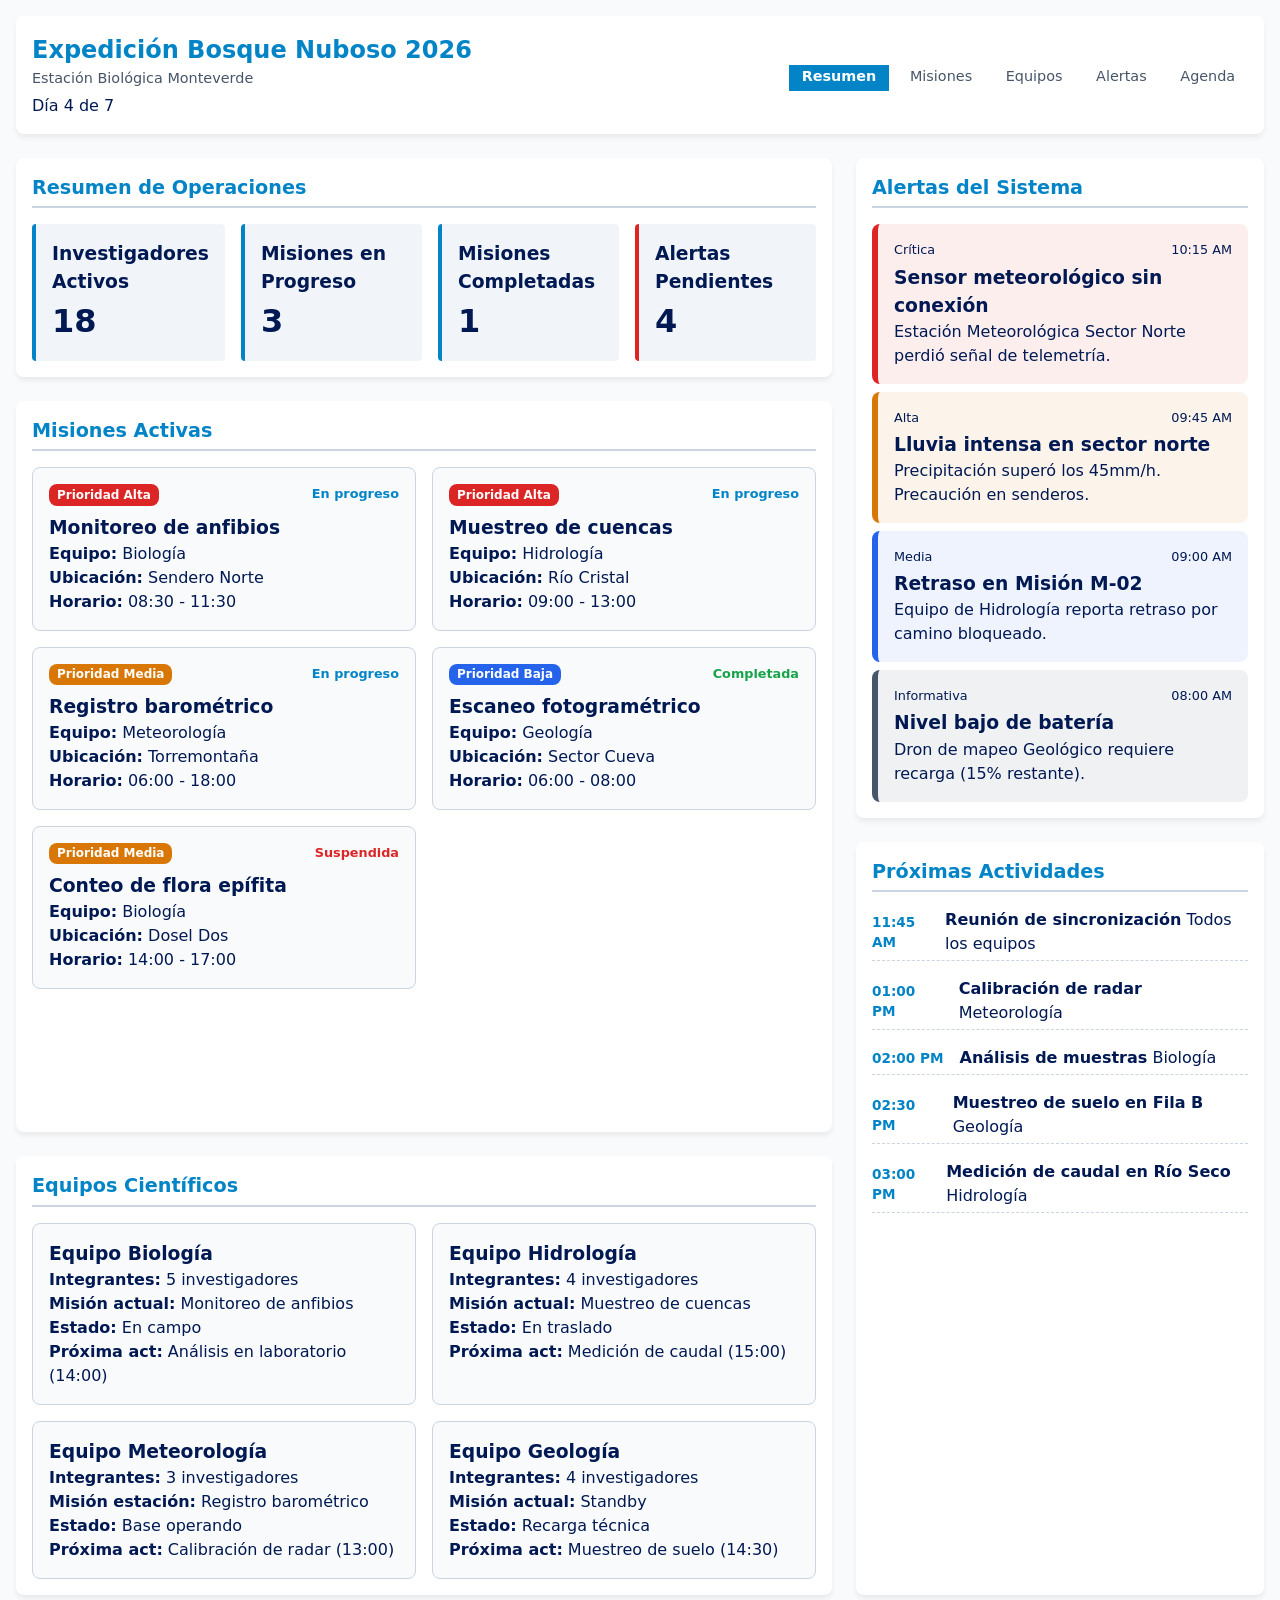
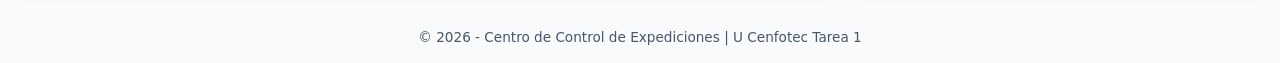
<file: caso1/index.html>
<!DOCTYPE html>
<html lang="es">
<head>
    <meta charset="UTF-8">
    <meta name="viewport" content="width=device-width, initial-scale=1.0">
    <title>Centro de control para expedición científica</title>
    <link rel="stylesheet" href="css/estilos.css">
</head>
<body>

    <!-- Encabezado Principal -->
    <header class="header-principal">
        <div class="header-info">
            <h1>Expedición Bosque Nuboso 2026</h1> <!-- Debía de mostrar almenos el nombre de la expedición -->
            <p class="ubicacion">Estación Biológica Monteverde</p> <!-- También debía mostrar la ubicación -->
            <div class="estado-general"> 
                <span>Día 4 de 7</span> <!-- El día actual también debía mostrarse pero no sabía cómo entonces mejor puse el mismo ejemplo del documento que era dia 4 de 7 -->
            </div>
        </div>

        <nav class="nav-principal" aria-label="Navegación principal">
            <ul>
                <li><a href="#resumen" class="active">Resumen</a></li>
                <li><a href="#misiones">Misiones</a></li>
                <li><a href="#equipos">Equipos</a></li>
                <li><a href="#alertas">Alertas</a></li>
                <li><a href="#agenda">Agenda</a></li>
            </ul>
        </nav>
    </header>

    <!-- CONTENIDO COMPLETO, aqui voy a aplicar el grid para definir la distribucion de todo el documento y las diferentes areas -->
    <main class="grid-dashboard">

        <!-- Resumen de Operaciones -->
        <section id="resumen" class="card-seccion resumen-seccion">
            <h2>Resumen de Operaciones</h2>
            <div class="kpi-container">
                <article class="kpi-card kpi-destacado">
                    <h3>Investigadores Activos</h3>
                    <p class="kpi-numero">18</p>
                </article>
                <article class="kpi-card">
                    <h3>Misiones en Progreso</h3>
                    <p class="kpi-numero">3</p>
                </article>
                <article class="kpi-card">
                    <h3>Misiones Completadas</h3>
                    <p class="kpi-numero">1</p>
                </article>
                <article class="kpi-card kpi-alerta">
                    <h3>Alertas Pendientes</h3>
                    <p class="kpi-numero">4</p>
                </article>
            </div>
        </section>

        <!-- Alertas -->
         <!-- Aunque en el documento por orden seguia misiones activas, es importante respetar un tema de jerarquia visual que se menciona en el documento, dentro de esto, yo Andres Melendez considero que alertas deberia de ir primero por un tema de urgencia o prioridades. -->
        <section id="alertas" class="card-seccion alertas-seccion">
            <h2>Alertas del Sistema</h2>
            <div class="lista-alertas">
                <article class="alerta-card alerta-critica">
                    <header class="alerta-header">
                        <span class="badge-nivel">Crítica</span>
                        <time datetime="10:15">10:15 AM</time>
                    </header>
                    <h3>Sensor meteorológico sin conexión</h3>
                    <p>Estación Meteorológica Sector Norte perdió señal de telemetría.</p>
                </article>

                <article class="alerta-card alerta-alta">
                    <header class="alerta-header">
                        <span class="badge-nivel">Alta</span>
                        <time datetime="09:45">09:45 AM</time>
                    </header>
                    <h3>Lluvia intensa en sector norte</h3>
                    <p>Precipitación superó los 45mm/h. Precaución en senderos.</p>
                </article>

                <article class="alerta-card alerta-media">
                    <header class="alerta-header">
                        <span class="badge-nivel">Media</span>
                        <time datetime="09:00">09:00 AM</time>
                    </header>
                    <h3>Retraso en Misión M-02</h3>
                    <p>Equipo de Hidrología reporta retraso por camino bloqueado.</p>
                </article>

                <article class="alerta-card alerta-info">
                    <header class="alerta-header">
                        <span class="badge-nivel">Informativa</span>
                        <time datetime="08:00">08:00 AM</time>
                    </header>
                    <h3>Nivel bajo de batería</h3>
                    <p>Dron de mapeo Geológico requiere recarga (15% restante).</p>
                </article>
            </div>
        </section>

        <!-- Misiones Activas -->
        <section id="misiones" class="card-seccion misiones-seccion">
            <h2>Misiones Activas</h2>
            <div class="lista-misiones">

                <article class="mision-card">
                    <div class="mision-header">
                        <span class="badge-prioridad p-alta">Prioridad Alta</span>
                        <span class="estado-tag estado-progreso">En progreso</span>
                    </div>
                    <h3>Monitoreo de anfibios</h3>
                    <p><strong>Equipo:</strong> Biología</p>
                    <p><strong>Ubicación:</strong> Sendero Norte</p>
                    <p><strong>Horario:</strong> <time>08:30 - 11:30</time></p>
                </article>

                <article class="mision-card">
                    <div class="mision-header">
                        <span class="badge-prioridad p-alta">Prioridad Alta</span>
                        <span class="estado-tag estado-progreso">En progreso</span>
                    </div>
                    <h3>Muestreo de cuencas</h3>
                    <p><strong>Equipo:</strong> Hidrología</p>
                    <p><strong>Ubicación:</strong> Río Cristal</p>
                    <p><strong>Horario:</strong> <time>09:00 - 13:00</time></p>
                </article>

                <article class="mision-card">
                    <div class="mision-header">
                        <span class="badge-prioridad p-media">Prioridad Media</span>
                        <span class="estado-tag estado-progreso">En progreso</span>
                    </div>
                    <h3>Registro barométrico</h3>
                    <p><strong>Equipo:</strong> Meteorología</p>
                    <p><strong>Ubicación:</strong> Torremontaña</p>
                    <p><strong>Horario:</strong> <time>06:00 - 18:00</time></p>
                </article>

                <article class="mision-card">
                    <div class="mision-header">
                        <span class="badge-prioridad p-baja">Prioridad Baja</span>
                        <span class="estado-tag estado-completada">Completada</span>
                    </div>
                    <h3>Escaneo fotogramétrico</h3>
                    <p><strong>Equipo:</strong> Geología</p>
                    <p><strong>Ubicación:</strong> Sector Cueva</p>
                    <p><strong>Horario:</strong> <time>06:00 - 08:00</time></p>
                </article>

                <article class="mision-card">
                    <div class="mision-header">
                        <span class="badge-prioridad p-media">Prioridad Media</span>
                        <span class="estado-tag estado-suspendida">Suspendida</span>
                    </div>
                    <h3>Conteo de flora epífita</h3>
                    <p><strong>Equipo:</strong> Biología</p>
                    <p><strong>Ubicación:</strong> Dosel Dos</p>
                    <p><strong>Horario:</strong> <time>14:00 - 17:00</time></p>
                </article>

            </div>
        </section>

        <!-- Equipos Científicos -->
        <section id="equipos" class="card-seccion equipos-seccion">
            <h2>Equipos Científicos</h2>
            <div class="lista-equipos">
                <article class="equipo-card">
                    <h3>Equipo Biología</h3>
                    <p><strong>Integrantes:</strong> 5 investigadores</p>
                    <p><strong>Misión actual:</strong> Monitoreo de anfibios</p>
                    <p><strong>Estado:</strong> En campo</p>
                    <p class="proxima"><strong>Próxima act:</strong> Análisis en laboratorio (14:00)</p>
                </article>

                <article class="equipo-card">
                    <h3>Equipo Hidrología</h3>
                    <p><strong>Integrantes:</strong> 4 investigadores</p>
                    <p><strong>Misión actual:</strong> Muestreo de cuencas</p>
                    <p><strong>Estado:</strong> En traslado</p>
                    <p class="proxima"><strong>Próxima act:</strong> Medición de caudal (15:00)</p>
                </article>

                <article class="equipo-card">
                    <h3>Equipo Meteorología</h3>
                    <p><strong>Integrantes:</strong> 3 investigadores</p>
                    <p><strong>Misión estación:</strong> Registro barométrico</p>
                    <p><strong>Estado:</strong> Base operando</p>
                    <p class="proxima"><strong>Próxima act:</strong> Calibración de radar (13:00)</p>
                </article>

                <article class="equipo-card">
                    <h3>Equipo Geología</h3>
                    <p><strong>Integrantes:</strong> 4 investigadores</p>
                    <p><strong>Misión actual:</strong> Standby</p>
                    <p><strong>Estado:</strong> Recarga técnica</p>
                    <p class="proxima"><strong>Próxima act:</strong> Muestreo de suelo (14:30)</p>
                </article>
            </div>
        </section>

        <!-- Próximas Actividades / Agenda -->
        <aside id="agenda" class="card-seccion agenda-seccion">
            <h2>Próximas Actividades</h2>
            <ol class="timeline-actividades">
                <li>
                    <time>11:45 AM</time>
                    <div>
                        <strong>Reunión de sincronización</strong>
                        <span>Todos los equipos</span>
                    </div>
                </li>
                <li>
                    <time>01:00 PM</time>
                    <div>
                        <strong>Calibración de radar</strong>
                        <span>Meteorología</span>
                    </div>
                </li>
                <li>
                    <time>02:00 PM</time>
                    <div>
                        <strong>Análisis de muestras</strong>
                        <span>Biología</span>
                    </div>
                </li>
                <li>
                    <time>02:30 PM</time>
                    <div>
                        <strong>Muestreo de suelo en Fila B</strong>
                        <span>Geología</span>
                    </div>
                </li>
                <li>
                    <time>03:00 PM</time>
                    <div>
                        <strong>Medición de caudal en Río Seco</strong>
                        <span>Hidrología</span>
                    </div>
                </li>
            </ol>
        </aside>

    </main>

    <footer class="footer-principal">
        <p>&copy; 2026 - Centro de Control de Expediciones | U Cenfotec Tarea 1</p>
    </footer>

</body>
</html>
</file>
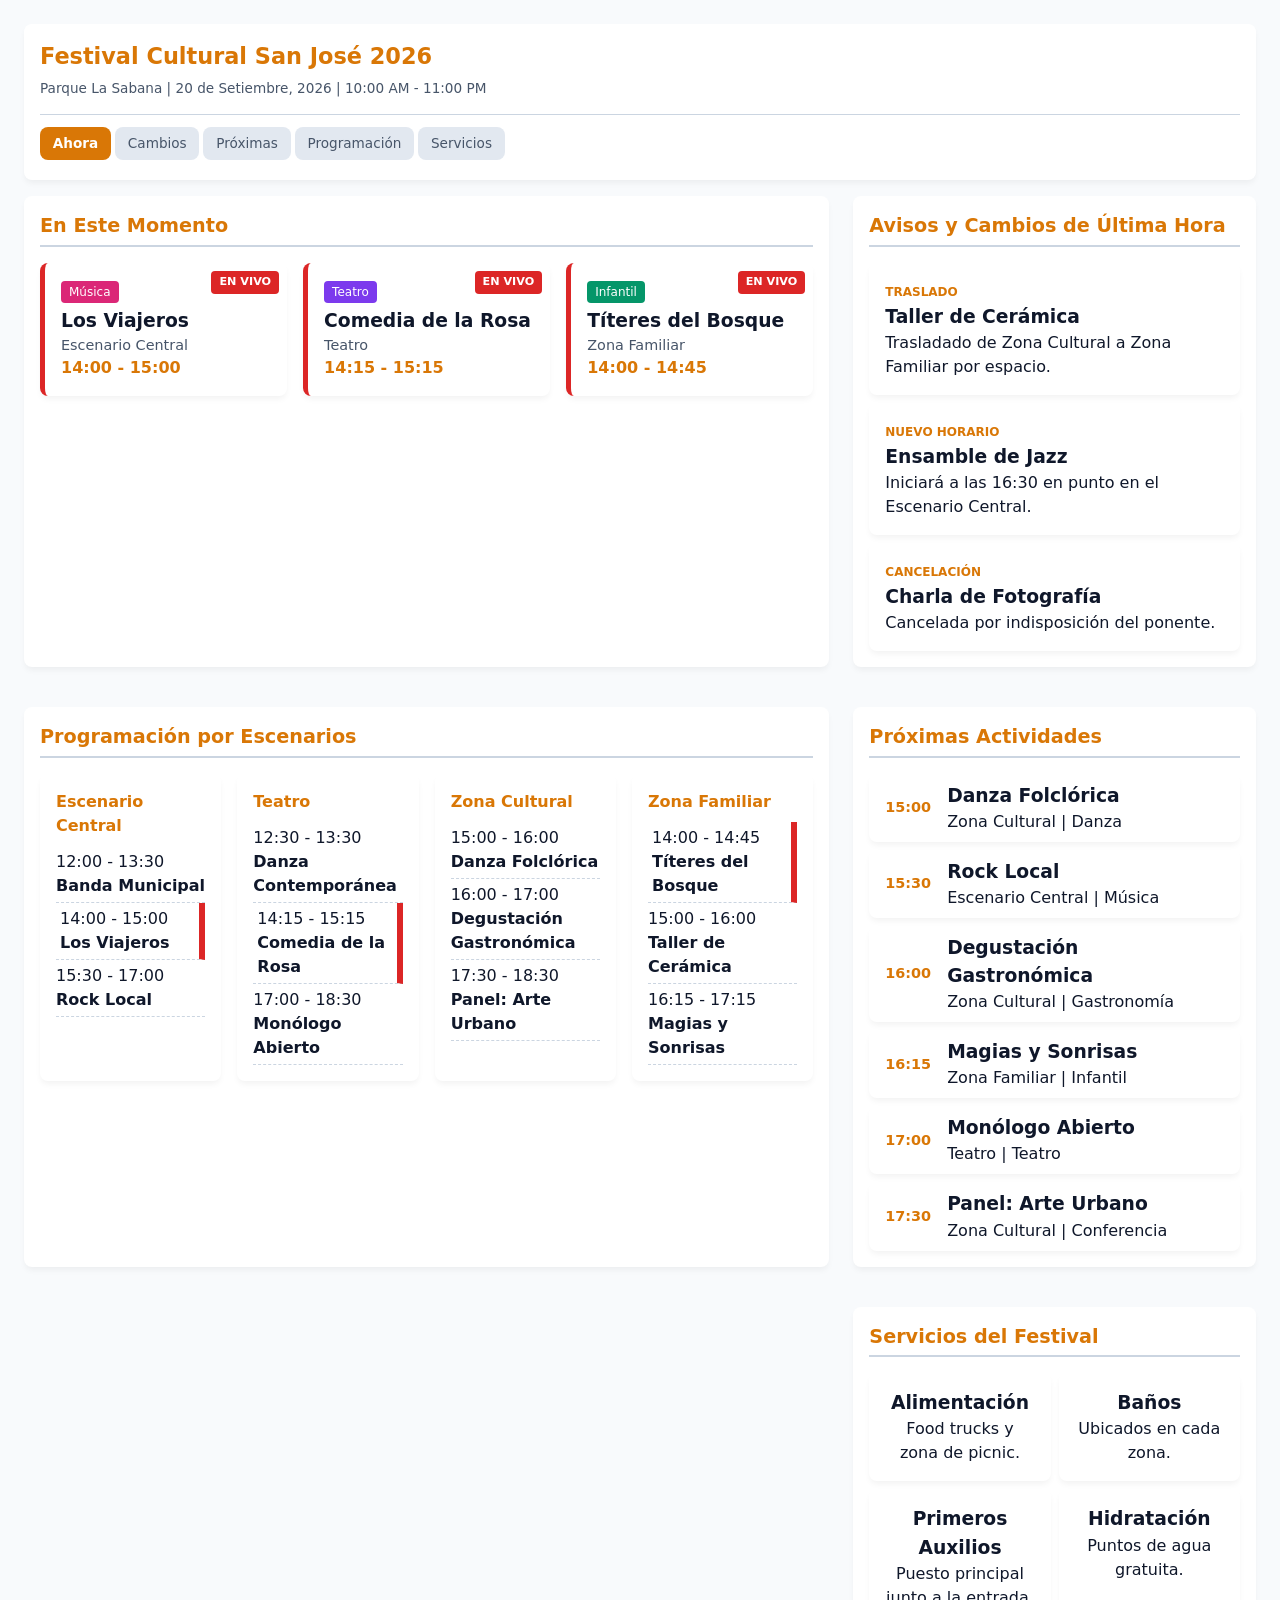
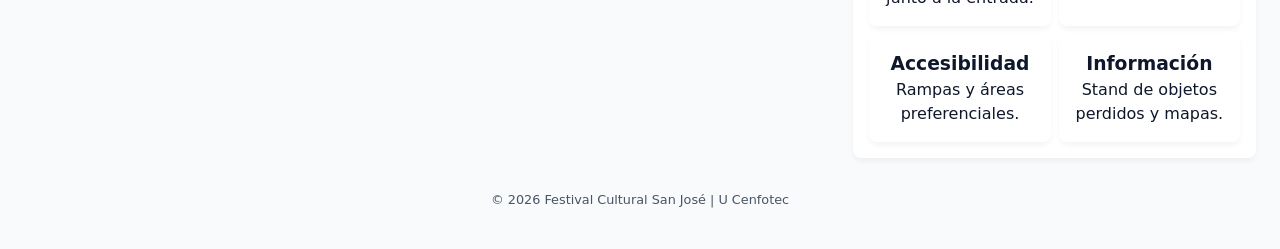
<file: caso2/index.html>
<!DOCTYPE html>
<html lang="es">
<head>
    <meta charset="UTF-8">
    <meta name="viewport" content="width=device-width, initial-scale=1.0">
    <title>Festival Cultural San José 2026 - Programación y Estado</title>
    <link rel="stylesheet" href="css/estilos.css">
</head>
<body>

    <!-- Encabezado Principal -->
    <header class="header-festival">
        <div class="header-content">
            <h1>Festival Cultural San José 2026</h1>
            <p class="meta-info">
                <span>Parque La Sabana</span> | 
                <span>20 de Setiembre, 2026</span> | 
                <span>10:00 AM - 11:00 PM</span>
            </p>
        </div>

        <!-- Navegación-->
        <nav class="nav-festival" aria-label="Navegación del festival">
            <ul>
                <li><a href="#ahora" class="active">Ahora</a></li>
                <li><a href="#cambios">Cambios</a></li>
                <li><a href="#proximas">Próximas</a></li>
                <li><a href="#escenarios">Programación</a></li>
                <li><a href="#servicios">Servicios</a></li>
            </ul>
        </nav>
    </header>

    <!-- Contenido Principal -->
    <main class="layout-festival">

        <!-- Sección "Ahora" -->
        <section id="ahora" class="seccion-bloque ahora-container">
            <h2>En Este Momento</h2>
            <div class="cards-ahora">

                <article class="card-ahora">
                    <span class="badge-en-vivo">EN VIVO</span>
                    <div class="card-body">
                        <span class="categoria cat-musica">Música</span>
                        <h3>Los Viajeros</h3>
                        <p class="escenario">Escenario Central</p>
                        <time class="horario">14:00 - 15:00</time>
                    </div>
                </article>

                <article class="card-ahora">
                    <span class="badge-en-vivo">EN VIVO</span>
                    <div class="card-body">
                        <span class="categoria cat-teatro">Teatro</span>
                        <h3>Comedia de la Rosa</h3>
                        <p class="escenario">Teatro</p>
                        <time class="horario">14:15 - 15:15</time>
                    </div>
                </article>

                <article class="card-ahora">
                    <span class="badge-en-vivo">EN VIVO</span>
                    <div class="card-body">
                        <span class="categoria cat-infantil">Infantil</span>
                        <h3>Títeres del Bosque</h3>
                        <p class="escenario">Zona Familiar</p>
                        <time class="horario">14:00 - 14:45</time>
                    </div>
                </article>

            </div>
        </section>

        <!-- Cambios Importantes -->
        <section id="cambios" class="seccion-bloque cambios-container">
            <h2>Avisos y Cambios de Última Hora</h2>
            <div class="lista-cambios">
                <article class="aviso-card aviso-traslado">
                    <span class="tipo-aviso">Traslado</span>
                    <h3>Taller de Cerámica</h3>
                    <p>Trasladado de Zona Cultural a Zona Familiar por espacio.</p>
                </article>

                <article class="aviso-card aviso-horario">
                    <span class="tipo-aviso">Nuevo Horario</span>
                    <h3>Ensamble de Jazz</h3>
                    <p>Iniciará a las 16:30 en punto en el Escenario Central.</p>
                </article>

                <article class="aviso-card aviso-cancelado">
                    <span class="tipo-aviso">Cancelación</span>
                    <h3>Charla de Fotografía</h3>
                    <p>Cancelada por indisposición del ponente.</p>
                </article>
            </div>
        </section>

        <!-- Próximas Actividades -->
        <section id="proximas" class="seccion-bloque proximas-container">
            <h2>Próximas Actividades</h2>
            <div class="lista-proximas">
                <article class="item-proxima">
                    <time>15:00</time>
                    <div class="info-proxima">
                        <h3>Danza Folclórica</h3>
                        <p>Zona Cultural | <span class="cat-tag">Danza</span></p>
                    </div>
                </article>

                <article class="item-proxima">
                    <time>15:30</time>
                    <div class="info-proxima">
                        <h3>Rock Local</h3>
                        <p>Escenario Central | <span class="cat-tag">Música</span></p>
                    </div>
                </article>

                <article class="item-proxima">
                    <time>16:00</time>
                    <div class="info-proxima">
                        <h3>Degustación Gastronómica</h3>
                        <p>Zona Cultural | <span class="cat-tag">Gastronomía</span></p>
                    </div>
                </article>

                <article class="item-proxima">
                    <time>16:15</time>
                    <div class="info-proxima">
                        <h3>Magias y Sonrisas</h3>
                        <p>Zona Familiar | <span class="cat-tag">Infantil</span></p>
                    </div>
                </article>

                <article class="item-proxima">
                    <time>17:00</time>
                    <div class="info-proxima">
                        <h3>Monólogo Abierto</h3>
                        <p>Teatro | <span class="cat-tag">Teatro</span></p>
                    </div>
                </article>

                <article class="item-proxima">
                    <time>17:30</time>
                    <div class="info-proxima">
                        <h3>Panel: Arte Urbano</h3>
                        <p>Zona Cultural | <span class="cat-tag">Conferencia</span></p>
                    </div>
                </article>
            </div>
        </section>

        <!-- Programación por Escenarios (CSS Grid en Escritorio) -->
        <section id="escenarios" class="seccion-bloque escenarios-container">
            <h2>Programación por Escenarios</h2>
            <div class="grid-escenarios">

                <!-- Escenario Central -->
                <div class="col-escenario">
                    <h3>Escenario Central</h3>
                    <article class="slot-actividad pasado">
                        <time>12:00 - 13:30</time>
                        <h4>Banda Municipal</h4>
                    </article>
                    <article class="slot-actividad activo">
                        <time>14:00 - 15:00</time>
                        <h4>Los Viajeros</h4>
                    </article>
                    <article class="slot-actividad">
                        <time>15:30 - 17:00</time>
                        <h4>Rock Local</h4>
                    </article>
                </div>

                <!-- Teatro -->
                <div class="col-escenario">
                    <h3>Teatro</h3>
                    <article class="slot-actividad pasado">
                        <time>12:30 - 13:30</time>
                        <h4>Danza Contemporánea</h4>
                    </article>
                    <article class="slot-actividad activo">
                        <time>14:15 - 15:15</time>
                        <h4>Comedia de la Rosa</h4>
                    </article>
                    <article class="slot-actividad">
                        <time>17:00 - 18:30</time>
                        <h4>Monólogo Abierto</h4>
                    </article>
                </div>

                <!-- Zona Cultural -->
                <div class="col-escenario">
                    <h3>Zona Cultural</h3>
                    <article class="slot-actividad">
                        <time>15:00 - 16:00</time>
                        <h4>Danza Folclórica</h4>
                    </article>
                    <article class="slot-actividad">
                        <time>16:00 - 17:00</time>
                        <h4>Degustación Gastronómica</h4>
                    </article>
                    <article class="slot-actividad">
                        <time>17:30 - 18:30</time>
                        <h4>Panel: Arte Urbano</h4>
                    </article>
                </div>

                <!-- Zona Familiar -->
                <div class="col-escenario">
                    <h3>Zona Familiar</h3>
                    <article class="slot-actividad activo">
                        <time>14:00 - 14:45</time>
                        <h4>Títeres del Bosque</h4>
                    </article>
                    <article class="slot-actividad">
                        <time>15:00 - 16:00</time>
                        <h4>Taller de Cerámica</h4>
                    </article>
                    <article class="slot-actividad">
                        <time>16:15 - 17:15</time>
                        <h4>Magias y Sonrisas</h4>
                    </article>
                </div>

            </div>
        </section>

        <!-- Servicios Disponibles -->
        <section id="servicios" class="seccion-bloque servicios-container">
            <h2>Servicios del Festival</h2>
            <div class="grid-servicios">
                <article class="servicio-card">
                    <h3>Alimentación</h3>
                    <p>Food trucks y zona de picnic.</p>
                </article>
                <article class="servicio-card">
                    <h3>Baños</h3>
                    <p>Ubicados en cada zona.</p>
                </article>
                <article class="servicio-card">
                    <h3>Primeros Auxilios</h3>
                    <p>Puesto principal junto a la entrada.</p>
                </article>
                <article class="servicio-card">
                    <h3>Hidratación</h3>
                    <p>Puntos de agua gratuita.</p>
                </article>
                <article class="servicio-card">
                    <h3>Accesibilidad</h3>
                    <p>Rampas y áreas preferenciales.</p>
                </article>
                <article class="servicio-card">
                    <h3>Información</h3>
                    <p>Stand de objetos perdidos y mapas.</p>
                </article>
            </div>
        </section>

    </main>

    <footer class="footer-festival">
        <p>&copy; 2026 Festival Cultural San José | U Cenfotec</p>
    </footer>

</body>
</html>
</file>
<file: caso1/css/estilos.css>
*, *::before, *::after {
    box-sizing: border-box;
    margin: 0;
    padding: 0;
}

/* VARIABLES CSS (:root) */
:root {
    /* Colores para el documento en general, fondo, cartas, etc los colores más "generales" */
    --color-bg: #f8fafc;
    --color-surface: #ffffff;
    --color-surface-hover: #f1f5f9;
    --color-border: #cbd5e1;
    --color-text-primary: #001953;
    --color-text-secondary: #475569;
    
    /* Colores semánticos de estado / prioridad */
    --color-accent: #0284c7;
    --color-success: #16a34a;
    --color-warning: #d97706;
    --color-danger: #dc2626;
    --color-info: #2563eb;

    /* Fuentes y espaciados */
    --font-main: system-ui, -apple-system, BlinkMacSystemFont, 'Segoe UI', Roboto, sans-serif;
    --spacing-xs: 0.25rem;
    --spacing-sm: 0.5rem;
    --spacing-md: 1rem;
    --spacing-lg: 1.5rem;
    --spacing-xl: 2rem;
    
    /* Bordes y sombras */
    --border-radius: 0.5rem;
    --shadow-md: 0 4px 6px -1px rgba(0, 0, 0, 0.08);
}

body {
    font-family: system-ui, -apple-system, BlinkMacSystemFont, 'Segoe UI', Roboto, sans-serif;
    background-color: var(--color-bg);
    color: var(--color-text-primary);
    line-height: 1.5;
    padding: 1rem;
}

/* Encabezado Principal */
.header-principal {
    position: sticky; 
    top: 0;
    z-index: 100;
    background-color: var(--color-surface);
    border-radius: 8px;
    padding: 1rem;
    margin-bottom: 1.5rem;
    display: flex;
    flex-direction: column;
    gap: 1rem;
    box-shadow: 0 4px 6px -1px rgba(0, 0, 0, 0.08);
}

.header-info h1 {
    font-size: 1.5rem;
    color: var(--color-accent);
}

.ubicacion {
    color: var(--color-text-secondary);
    font-size: 0.9rem;
}

.estado-general {
    display: flex;
    align-items: center;
    gap: 0.5rem;
    margin-top: 0.25rem;
}

/* Navegación */
.nav-principal {
    background-color: var(--color-surface);
    border-top: 1px solid var(--color-border);
    padding-top: 0.5rem;
}

.nav-principal ul {
    list-style: none;
    display: flex;
    gap: 0.5rem;
    overflow-x: auto;
    padding-bottom: 0.25rem;
}

.nav-principal a {
    color: var(--color-text-secondary);
    text-decoration: none;
    padding: 0.4rem 0.8rem;
    font-size: 0.9rem;
}

.nav-principal a:hover,
.nav-principal a.active {
    background-color: var(--color-accent);
    color: #ffffff;
    font-weight: bold;
}

/* ESTRUCTURA Y TARJETAS GENERALES */
.card-seccion {
    background-color: var(--color-surface);
    border-radius: 8px;
    padding: 1rem;
    margin-bottom: 1.5rem;
    box-shadow: 0 4px 6px -1px rgba(0, 0, 0, 0.08);
}

.card-seccion h2 {
    font-size: 1.2rem;
    margin-bottom: 1rem;
    border-bottom: 2px solid var(--color-border);
    padding-bottom: 0.25rem;
    color: var(--color-accent);
}

/* KPIs */
.kpi-container {
    display: flex;
    flex-direction: column;
    gap: 1rem;
}

.kpi-card {
    background-color: var(--color-surface-hover);
    border-left: 4px solid var(--color-accent);
    padding: 1rem;
    border-radius: 4px;
}

.kpi-card.kpi-alerta {
    border-left-color: var(--color-danger);
}

.kpi-numero {
    font-size: 2rem;
    font-weight: bold;
    color: var(--color-text-primary);
}

/* Alertas */
.lista-alertas {
    display: flex;
    flex-direction: column;
    gap: 0.5rem;
}

.alerta-card {
    padding: 1rem;
    border-radius: 8px;
    border-left: 6px solid;
    border-left-width: 6px;
}

.alerta-critica {border-left-color: var(--color-danger); background: rgba(220, 38, 38, 0.08); }
.alerta-alta { border-left-color: var(--color-warning); background: rgba(217, 119, 6, 0.08); }
.alerta-media { border-left-color: var(--color-info); background: rgba(37, 99, 235, 0.08); }
.alerta-info { border-left-color: var(--color-text-secondary); background: rgba(71, 85, 105, 0.08); }

.alerta-header {
    display: flex;
    justify-content: space-between;
    margin-bottom: 0.25rem;
    font-size: 0.8rem;
}

/* Misiones Activas */
.lista-misiones {
    display: flex;
    flex-direction: column;
    gap: 1rem;
}

.mision-card {
    position: relative;
    background-color: var(--color-bg);
    border: 1px solid var(--color-border);
    padding: 1rem;
    border-radius: 8px;
}

.mision-header {
    display: flex;
    justify-content: space-between;
    margin-bottom: 0.5rem;
}

.badge-prioridad {
    font-size: 0.75rem;
    padding: 0.1rem 0.5rem;
    border-radius: 8px;
    font-weight: bold;
}

.p-alta { background-color: var(--color-danger); color: white; }
.p-media { background-color: var(--color-warning); color: white; }
.p-baja { background-color: var(--color-info); color: white; }

.estado-tag {
    font-size: 0.8rem;
    font-weight: bold;
}

.estado-progreso { color: var(--color-accent); }
.estado-completada { color: var(--color-success); }
.estado-suspendida { color: var(--color-danger); }

/* Equipos */
.lista-equipos {
    display: flex;
    flex-direction: column;
    gap: 1rem;
}

.equipo-card {
    background-color: var(--color-bg);
    padding: 1rem;
    border-radius: 8px;
    border: 1px solid var(--color-border);
}

/* Agenda */

.timeline-actividades {
    display: flex;
    flex-direction: column;
    gap: 1rem;
}

.timeline-actividades li {
    display: flex;
    gap: 1rem;
    align-items: center;
    border-bottom: 1px dashed var(--color-border);
    padding-bottom: 0.25rem;
}

.timeline-actividades time {
    font-weight: bold;
    color: var(--color-accent);
    font-size: 0.85rem;
}

.footer-principal {
    text-align: center;
    color: var(--color-text-secondary);
    font-size: 0.85rem;
    margin-top: 2rem;
}

/*  MEDIA QUERIES (Transformación del Layout) */

/* TABLETA (601px o más) */
@media (min-width: 601px) {
    .kpi-container {
        display: grid;
        grid-template-columns: repeat(2, 1fr);
    }

    .lista-equipos {
        display: grid;
        grid-template-columns: repeat(2, 1fr);
    }

    .header-principal {
        flex-direction: row;
        justify-content: space-between;
        align-items: center;
    }

    .nav-principal {
        border-top: none;
    }
}

/* ESCRITORIO (1024px o más) */
@media (min-width: 1024px) {
    .grid-dashboard {
        display: grid;
        grid-template-columns: 2fr 1fr;
        grid-template-areas:
            "resumen   alertas"
            "misiones  alertas"
            "misiones  agenda"
            "equipos   agenda";
        gap: 1.5rem;
    }

    .resumen-seccion { grid-area: resumen; }
    .alertas-seccion { grid-area: alertas; }
    .misiones-seccion { grid-area: misiones; }
    .equipos-seccion { grid-area: equipos; }
    .agenda-seccion  { grid-area: agenda; }

    .kpi-container {
        grid-template-columns: repeat(4, 1fr);
    }

    .lista-misiones {
        display: grid;
        grid-template-columns: repeat(2, 1fr);
    }

    .card-seccion {
        margin-bottom: 0;
    }
}
</file>
<file: caso2/css/estilos.css>
*, *::before, *::after {
    box-sizing: border-box;
    margin: 0;
    padding: 0;
}

/* VARIABLES */
:root {
    /* Fondos y cartas */
    --color-bg: #f8fafc;
    --color-surface: #ffffff;
    --color-surface-card: #f1f5f9;
    --color-border: #cbd5e1;
    
    /* Textos */
    --color-text-primary: #0f172a;
    --color-text-secondary: #475569;
    
    /* Identidad del Festival y Categorías */
    --color-brand: #d97706;    
    --color-live: #dc2626;  
    --color-musica: #db2777;
    --color-teatro: #7c3aed;
    --color-infantil: #059669;
}

body {
    font-family: system-ui, -apple-system, BlinkMacSystemFont, 'Segoe UI', Roboto, sans-serif;
    background-color: var(--color-bg);
    color: var(--color-text-primary);
    line-height: 1.5;
    padding: 0.5rem;
}

/* Encabezado del Festival */
.header-festival {
    position: sticky;
    top: 0;
    z-index: 100;
    background-color: var(--color-surface);
    border-radius: 8px;
    padding: 1rem;
    margin-bottom: 1rem;
    box-shadow: 0 4px 6px -1px rgba(0, 0, 0, 0.05);
}

.header-content h1 {
    font-size: 1.4rem;
    color: var(--color-brand);
    margin-bottom: 0.25rem;
}

.meta-info {
    font-size: 0.85rem;
    color: var(--color-text-secondary);
}

.nav-festival {
    background-color: var(--color-surface);
    margin-top: 1rem;
    padding: 0.25rem 0;
    border-top: 1px solid var(--color-border);
}

.nav-festival ul {
    list-style: none;
    display: flex;
    gap: 0.25rem;
    overflow-x: auto;
    padding: 0.5rem 0 0 0;
}

.nav-festival a {
    display: inline-block; /* Para que este uno al lado del otro pero que se comporten como bloque */
    color: var(--color-text-secondary);
    text-decoration: none;
    padding: 0.4rem 0.8rem;
    border-radius: 8px;
    font-size: 0.85rem;
    background-color: #e2e8f0;
}

.nav-festival a.active,
.nav-festival a:hover {
    background-color: var(--color-brand);
    color: #ffffff;
    font-weight: bold;
}

/* Estilos de Bloques */
.seccion-bloque {
    background-color: var(--color-surface);
    border-radius: 8px;
    padding: 1rem;
    margin-bottom: 1rem;
    box-shadow: 0 4px 6px -1px rgba(0, 0, 0, 0.05);
}

.seccion-bloque h2 {
    font-size: 1.2rem;
    color: var(--color-brand);
    margin-bottom: 1rem;
    border-bottom: 2px solid var(--color-border);
    padding-bottom: 0.25rem;
}

/* SECCIÓN "AHORA" */
.cards-ahora {
    display: flex;
    flex-direction: column;
    gap: 1rem;
}

.card-ahora {
    position: relative;
    border-radius: 8px;
    padding: 1rem;
    box-shadow: 0 4px 6px -1px rgba(0, 0, 0, 0.05);
    border-left: 5px solid var(--color-live);
}

.badge-en-vivo {
    position: absolute; /* Para colocarlo de manera mas facil en la esquina superior derecha, el absolute se hace con base al relative que pusimos arriba */
    top: 0.5rem;
    right: 0.5rem;
    background-color: var(--color-live);
    color: white;
    font-size: 0.7rem;
    font-weight: bold;
    padding: 0.2rem 0.5rem;
    border-radius: 4px;
    animation: pulse 2s infinite; 
}

/* Esto lo hice gracias a la ayuda de la IA ya que no me acordaba como hacer las animaciones y esta esta tenia la idea bastante especifica*/
@keyframes pulse {
    0%, 100% { opacity: 1; }
    50% { opacity: 0.5; }
}

.categoria {
    display: inline-block;
    font-size: 0.75rem;
    padding: 0.1rem 0.5rem;
    border-radius: 4px;
    margin-bottom: 0.25rem;
}

.cat-musica { background-color: var(--color-musica); color: white; }
.cat-teatro { background-color: var(--color-teatro); color: white; }
.cat-infantil { background-color: var(--color-infantil); color: white; }

.escenario {
    color: var(--color-text-secondary);
    font-size: 0.9rem;
}

.horario {
    font-weight: bold;
    color: var(--color-brand);
}

/* CAMBIOS Y AVISOS */
.lista-cambios {
    display: flex;
    flex-direction: column;
    gap: 0.5rem;
}

.aviso-card {
    padding: 1rem;
    border-radius: 8px;
    box-shadow: 0 4px 6px -1px rgba(0, 0, 0, 0.05);
}

.tipo-aviso {
    font-size: 0.75rem;
    font-weight: bold;
    text-transform: uppercase;
    color: var(--color-brand);
}

/* PRÓXIMAS ACTIVIDADES, PROGRAMACIÓN Y SERVICIOS */
.lista-proximas {
    display: flex;
    flex-direction: column;
    gap: 0.5rem;
}

.item-proxima {
    display: flex;
    gap: 1rem;
    align-items: center;
    padding: 0.5rem 1rem;
    border-radius: 8px;
    box-shadow: 0 4px 6px -1px rgba(0, 0, 0, 0.05);
}

.item-proxima time {
    font-weight: bold;
    color: var(--color-brand);
    font-size: 0.9rem;
}

.grid-escenarios {
    display: flex;
    flex-direction: column;
    gap: 1rem;
}

.col-escenario {
    padding: 1rem;
    border-radius: 8px;
    box-shadow: 0 4px 6px -1px rgba(0, 0, 0, 0.05);
}

.col-escenario h3 {
    font-size: 1rem;
    color: var(--color-brand);
    margin-bottom: 0.5rem;
}

.slot-actividad {
    border-bottom: 1px dashed var(--color-border);
    padding: 0.25rem 0;
}

.slot-actividad.activo {
    border-right: 6px solid var(--color-live);
    padding-left: 0.25rem;
}

.grid-servicios {
    display: grid;
    grid-template-columns: repeat(2, 1fr);
    gap: 0.5rem;
}

.servicio-card {
    padding: 1rem;
    border-radius: 8px;
    box-shadow: 0 4px 6px -1px rgba(0, 0, 0, 0.05);
    text-align: center;
}

.footer-festival {
    text-align: center;
    color: var(--color-text-secondary);
    font-size: 0.8rem;
    padding: 1rem 0;
}

/* MEDIA QUERIES */

/* TABLETA (601px a 1023px) */
@media (min-width: 601px) {
    .cards-ahora {
        display: grid;
        grid-template-columns: repeat(3, 1fr);
    }

    .grid-servicios {
        grid-template-columns: repeat(3, 1fr);
    }

    .grid-escenarios {
        display: grid;
        grid-template-columns: repeat(2, 1fr);
    }
}

/* ESCRITORIO (1024px o más) */
@media (min-width: 1024px) {
    .layout-festival {
        display: grid;
        grid-template-columns: 2fr 1fr;
        grid-template-areas:
            "ahora      cambios"
            "escenarios proximas"
            "- servicios";
        gap: 1.5rem;
    }

    .ahora-container      { grid-area: ahora; }
    .cambios-container    { grid-area: cambios; }
    .escenarios-container { grid-area: escenarios; }
    .proximas-container   { grid-area: proximas; }
    .servicios-container  { grid-area: servicios; }

    .grid-escenarios {
        grid-template-columns: repeat(4, 1fr);
    }

    .grid-servicios {
        grid-template-columns: repeat(2, 1fr);
    }

    body {
        padding: 1.5rem;
        max-width: 1400px;
        margin: 0 auto;
    }
}
</file>
